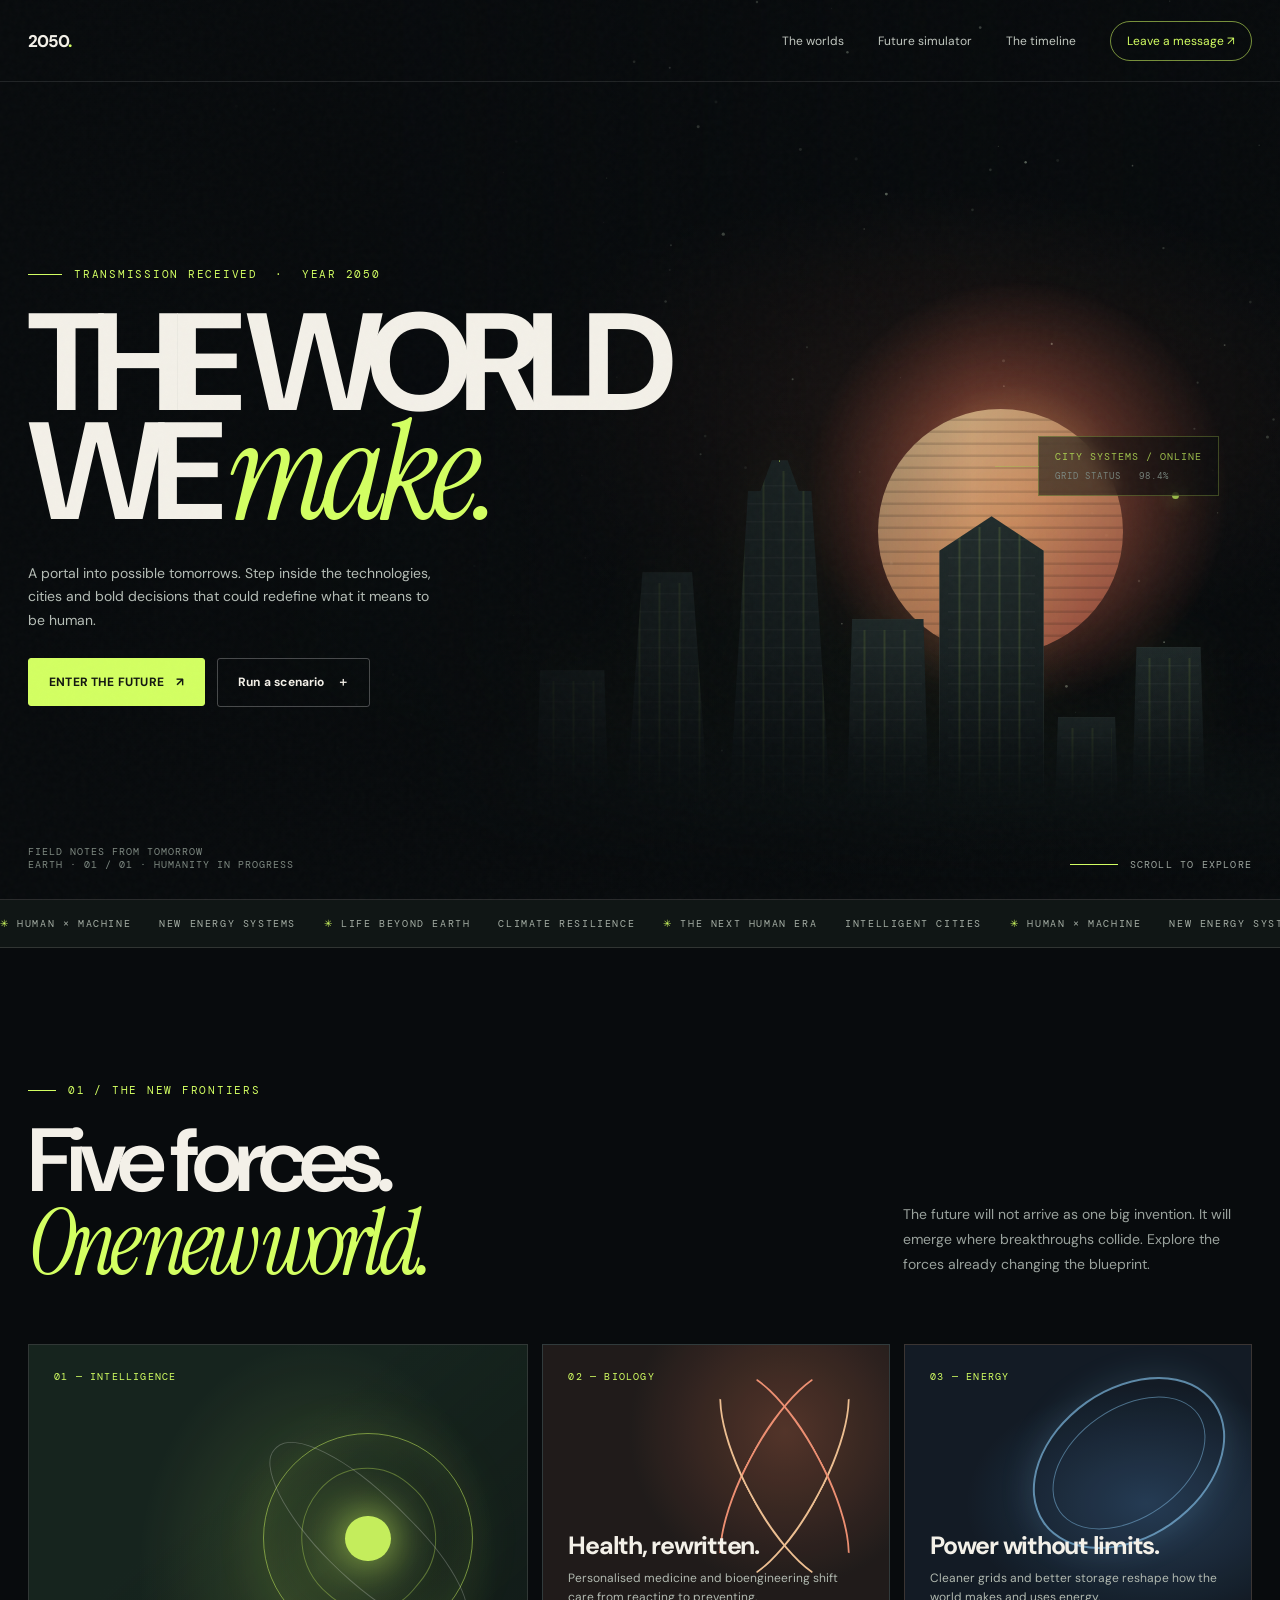
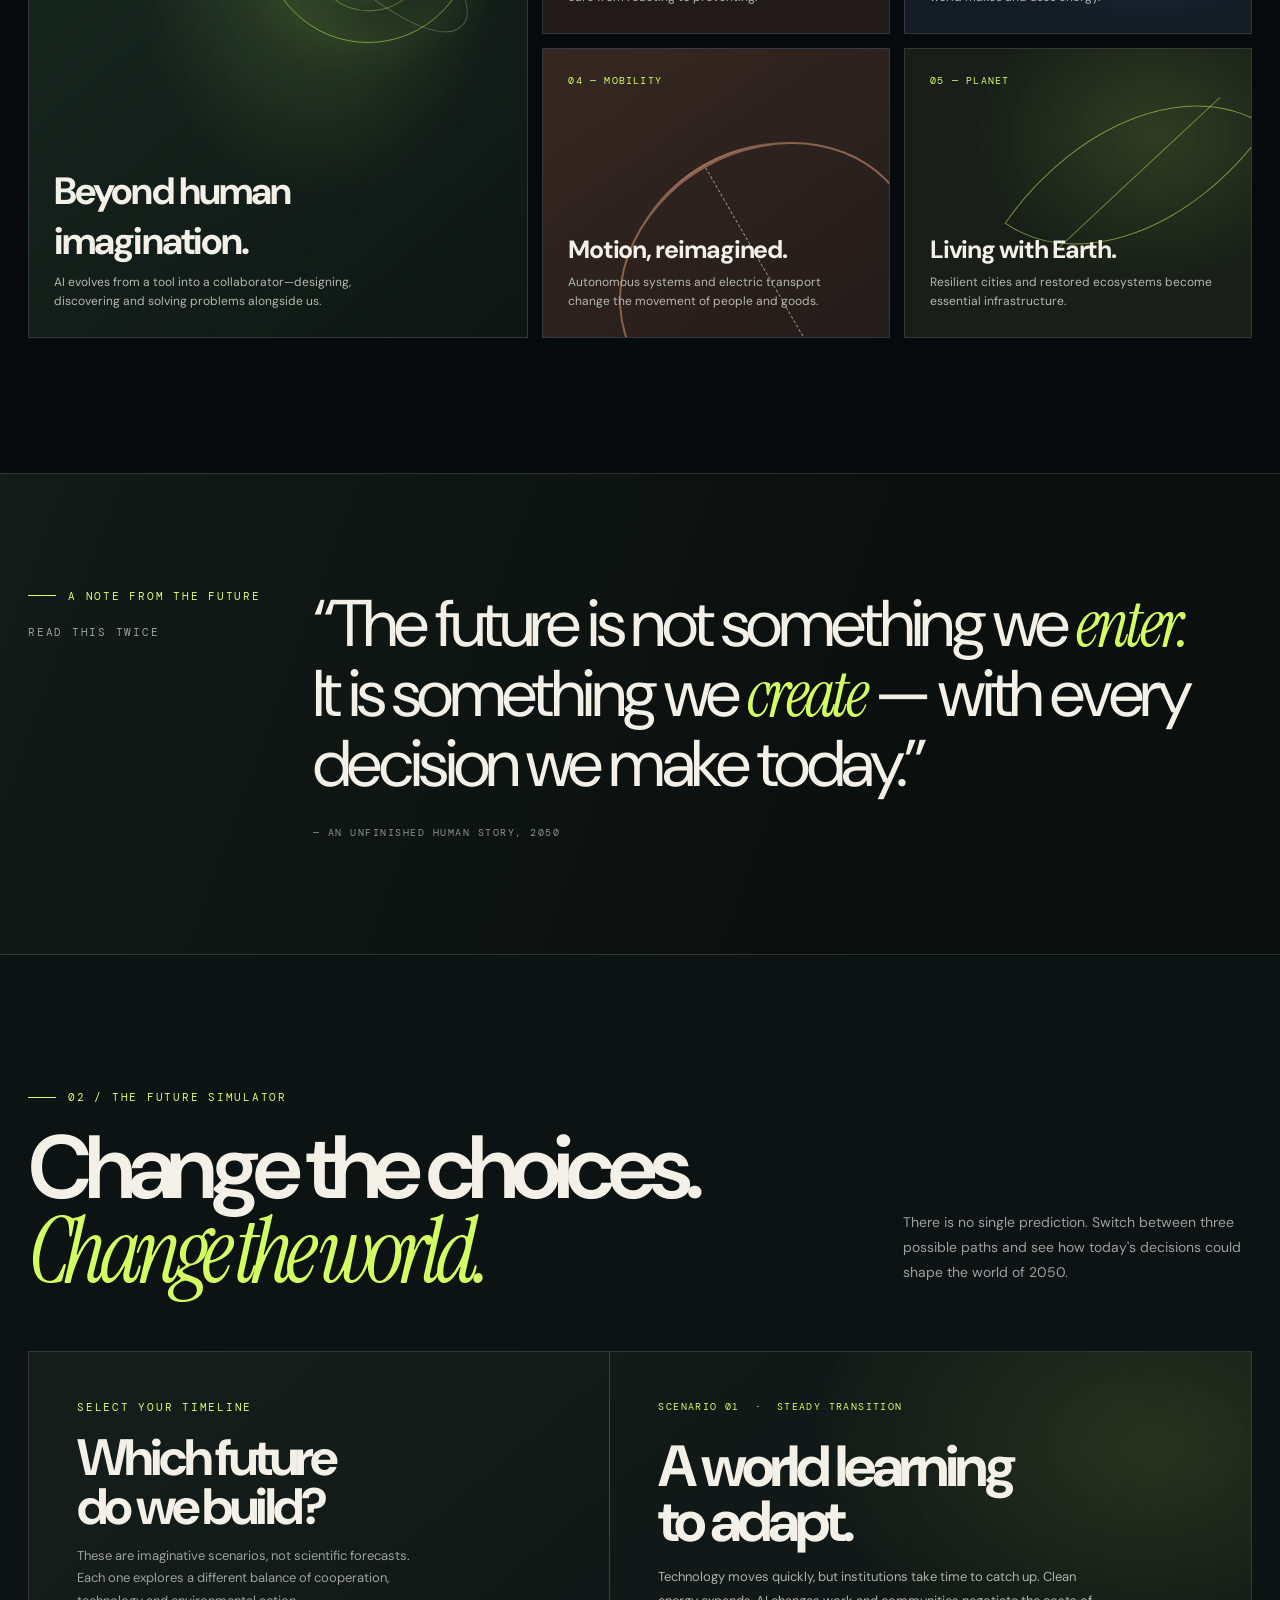
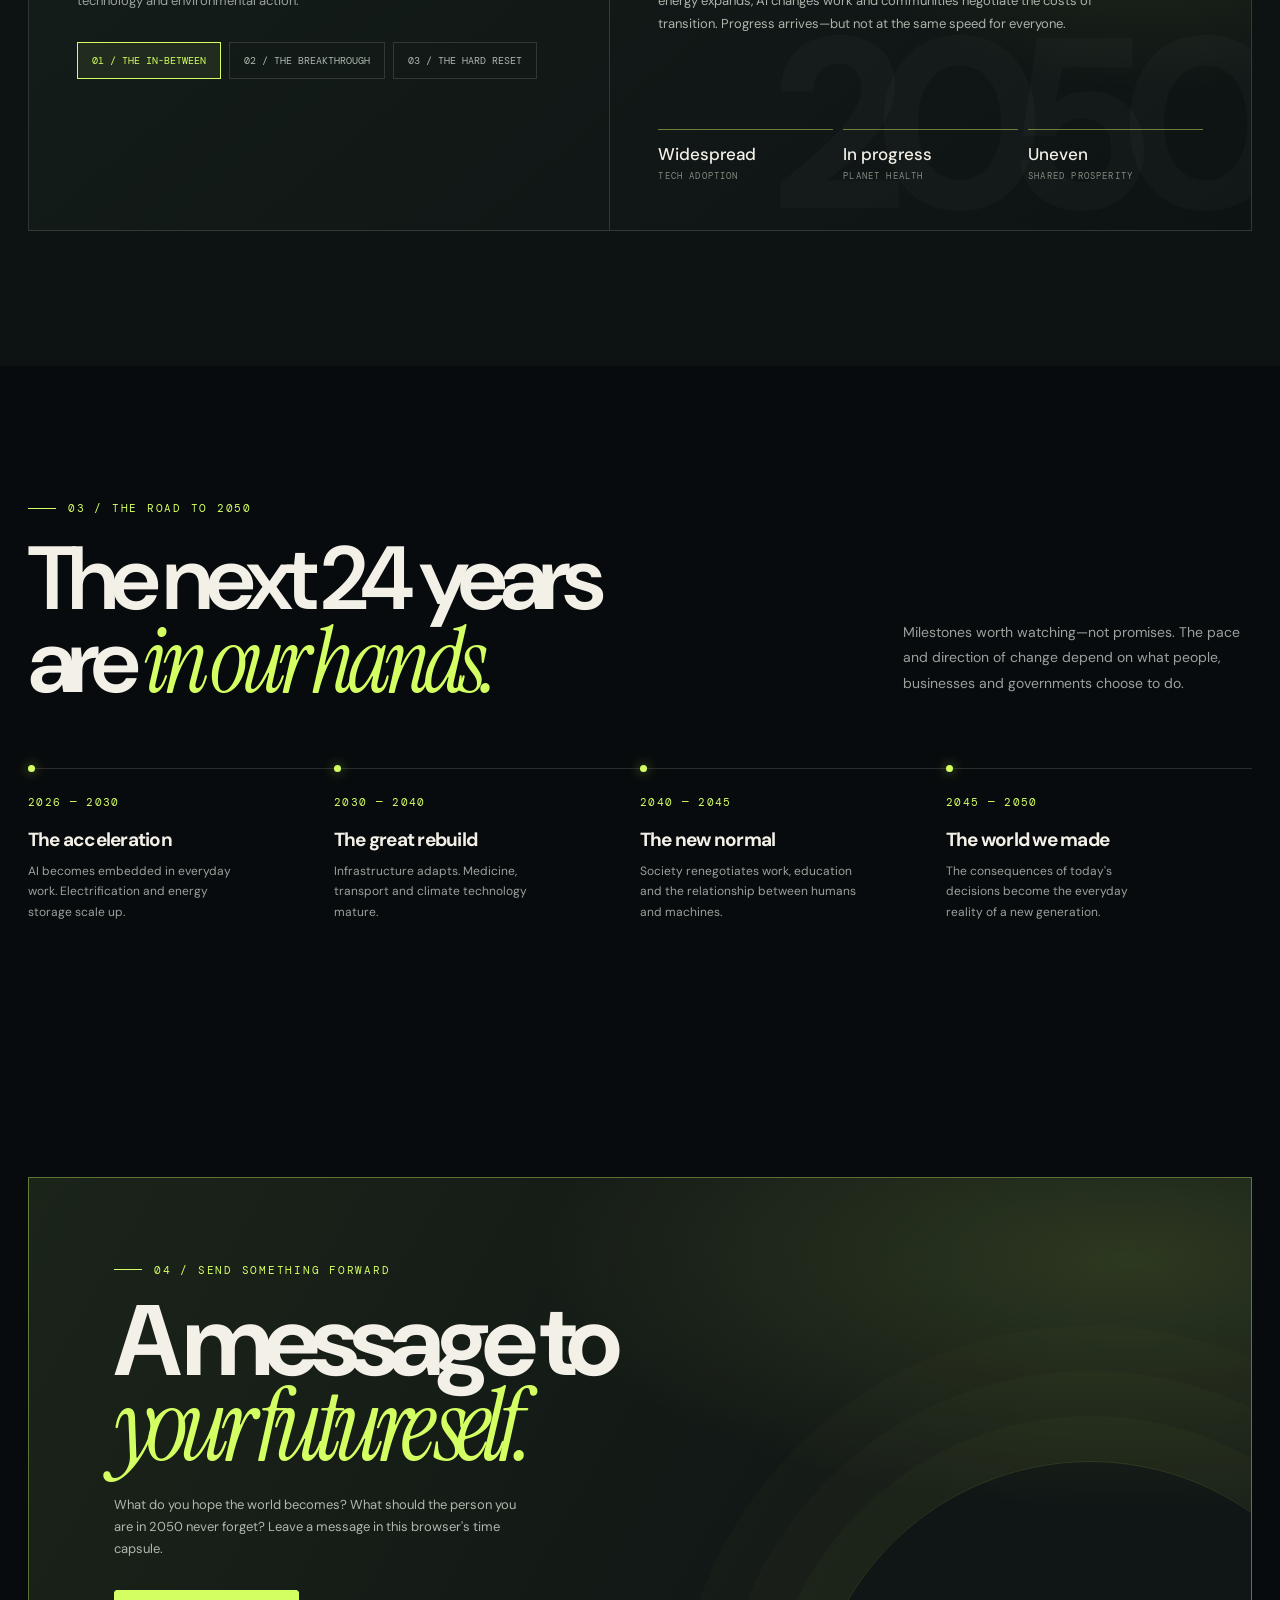
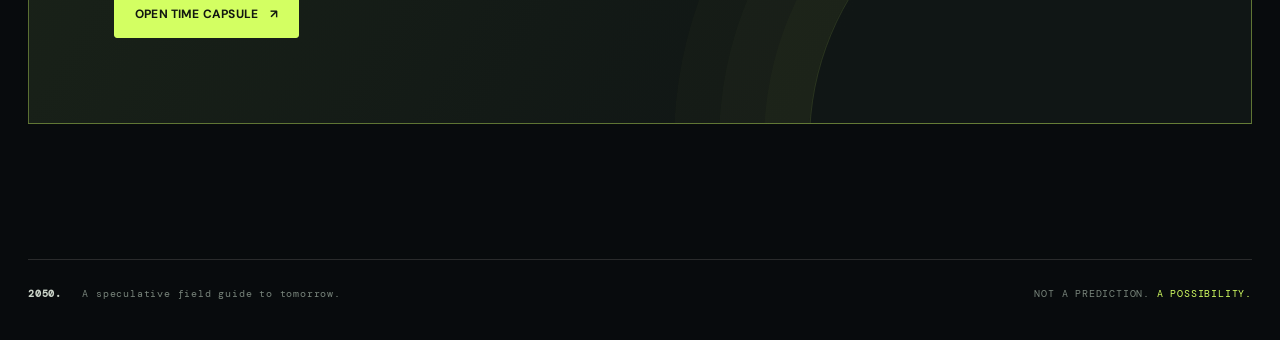
<file: future-2050/index.html>
<!doctype html>
<html lang="en">
<head>
<meta charset="utf-8">
<meta name="viewport" content="width=device-width,initial-scale=1">
<meta name="theme-color" content="#080b0d">
<meta name="description" content="A cinematic field guide to possible futures in 2050. Explore the choices shaping tomorrow.">
<title>2050 — The World We Make</title>
<link rel="preconnect" href="https://fonts.googleapis.com">
<link rel="preconnect" href="https://fonts.gstatic.com" crossorigin>
<link href="https://fonts.googleapis.com/css2?family=DM+Mono:wght@400;500&family=DM+Sans:wght@400;500;600;700;800&family=Instrument+Serif:ital@0;1&display=swap" rel="stylesheet">
<style>
:root{--bg:#080b0d;--panel:#111719;--ink:#f3f0e8;--muted:#9aa29d;--acid:#d3ff62;--orange:#ff885c;--line:rgba(243,240,232,.14);--mono:'DM Mono',monospace;--sans:'DM Sans',sans-serif;--serif:'Instrument Serif',serif;--page:min(1240px,calc(100% - 56px))}
*{box-sizing:border-box}html{scroll-behavior:smooth;scroll-padding-top:90px}body{margin:0;background:var(--bg);color:var(--ink);font-family:var(--sans);overflow-x:hidden}a{color:inherit;text-decoration:none}button{font:inherit}::selection{background:var(--acid);color:#101410}.noise{position:fixed;inset:0;z-index:20;pointer-events:none;opacity:.045;background-image:url("data:image/svg+xml,%3Csvg viewBox='0 0 180 180' xmlns='http://www.w3.org/2000/svg'%3E%3Cfilter id='n'%3E%3CfeTurbulence type='fractalNoise' baseFrequency='.9' numOctaves='3' stitchTiles='stitch'/%3E%3C/filter%3E%3Crect width='100%25' height='100%25' filter='url(%23n)' opacity='.5'/%3E%3C/svg%3E")}.container{width:var(--page);margin:auto}.mono{font:11px var(--mono);letter-spacing:.16em;text-transform:uppercase}.muted{color:var(--muted)}.accent{color:var(--acid)}
.topbar{height:82px;position:absolute;top:0;left:0;right:0;z-index:10;border-bottom:1px solid rgba(255,255,255,.1)}.nav{height:100%;display:flex;align-items:center;justify-content:space-between}.wordmark{font-weight:800;letter-spacing:-.06em;font-size:17px}.wordmark span{color:var(--acid)}.navlinks{display:flex;gap:34px;align-items:center}.navlinks a{font-size:12px;color:#c1c7c0;transition:color .2s}.navlinks a:hover{color:var(--acid)}.nav-cta{border:1px solid rgba(211,255,98,.55);padding:11px 16px;border-radius:100px;color:var(--acid)!important}.menu-btn{display:none;background:none;border:0;color:var(--ink);font-size:22px}
.hero{position:relative;min-height:840px;height:100svh;max-height:1020px;display:flex;align-items:center;overflow:hidden;border-bottom:1px solid var(--line);background:radial-gradient(ellipse at 73% 47%,rgba(255,136,92,.13),transparent 35%),radial-gradient(ellipse at 12% 90%,rgba(211,255,98,.055),transparent 37%),#080b0d}.hero:after{content:"";position:absolute;inset:0;background:linear-gradient(90deg,#080b0d 0%,rgba(8,11,13,.92) 34%,rgba(8,11,13,.17) 76%,rgba(8,11,13,.34) 100%),linear-gradient(0deg,#080b0d 0%,transparent 28%);z-index:1;pointer-events:none}.stars{position:absolute;inset:0;width:100%;height:100%;opacity:.65}.hero-inner{position:relative;z-index:3;padding-top:75px;pointer-events:none}.eyebrow{display:flex;align-items:center;gap:12px;color:var(--acid);margin-bottom:28px}.eyebrow:before{content:"";width:34px;height:1px;background:var(--acid)}.hero h1{font-size:clamp(74px,10.8vw,158px);line-height:.79;letter-spacing:-.095em;font-weight:700;margin:0;max-width:800px}.hero h1 .serif{font-family:var(--serif);font-weight:400;font-style:italic;letter-spacing:-.06em;color:var(--acid)}.hero-copy{max-width:420px;color:#b5bdb6;line-height:1.7;font-size:14px;margin:34px 0 25px}.hero-actions{display:flex;gap:12px;align-items:center;pointer-events:auto}.btn{display:inline-flex;align-items:center;justify-content:center;gap:12px;padding:15px 20px;border-radius:3px;background:var(--acid);color:#121710;font-weight:700;font-size:12px;letter-spacing:.015em;border:1px solid var(--acid);transition:transform .25s,background .25s}.btn:hover{transform:translateY(-3px);background:#e2ff98}.btn.secondary{background:transparent;color:var(--ink);border-color:rgba(255,255,255,.26)}.btn.secondary:hover{border-color:var(--acid);color:var(--acid)}.hero-bottom{position:absolute;z-index:4;left:0;right:0;bottom:28px;display:flex;justify-content:space-between;align-items:end}.hero-bottom .note{font:10px var(--mono);letter-spacing:.1em;color:#7d8880}.scroll-cue{display:flex;gap:12px;align-items:center;color:#9ca59e;font:10px var(--mono);letter-spacing:.12em}.scroll-cue i{display:block;width:48px;height:1px;background:var(--acid)}
.city-wrap{position:absolute;right:-2%;bottom:0;width:68%;height:88%;z-index:0;transform:translate3d(var(--px,0),var(--py,0),0);transition:transform .35s ease-out}.city-glow{position:absolute;right:9%;bottom:25%;width:48%;aspect-ratio:1;border-radius:50%;background:radial-gradient(circle,rgba(255,174,109,.83) 0%,rgba(255,119,91,.32) 37%,rgba(255,119,91,0) 72%);filter:blur(2px);animation:sunPulse 8s ease-in-out infinite}.sun{position:absolute;right:21%;bottom:31%;width:245px;max-width:28vw;aspect-ratio:1;border-radius:50%;background:linear-gradient(145deg,#ffe7af 0%,#ffae78 50%,#c95c4b 100%);box-shadow:0 0 100px rgba(255,135,91,.25);opacity:.88;overflow:hidden}.sun:after{content:"";position:absolute;inset:0;background:repeating-linear-gradient(to bottom,transparent 0 9px,rgba(8,11,13,.14) 10px 12px);mix-blend-mode:multiply}.city{position:absolute;bottom:0;left:0;right:0;height:59%;display:flex;align-items:end;gap:8px;justify-content:center;filter:drop-shadow(0 -10px 26px rgba(211,255,98,.06))}.tower{position:relative;background:linear-gradient(180deg,#273332,#101719 82%);border:1px solid rgba(191,221,187,.17);border-bottom:0;clip-path:polygon(9% 0,91% 0,100% 100%,0 100%)}.tower:after{content:"";position:absolute;inset:10px 8px 0;background:repeating-linear-gradient(90deg,transparent 0 10px,rgba(211,255,98,.28) 11px 12px,transparent 13px 20px),repeating-linear-gradient(0deg,transparent 0 16px,rgba(255,255,255,.10) 17px 18px);opacity:.56}.t1{height:49%;width:9%}.t2{height:70%;width:11%;clip-path:polygon(24% 0,76% 0,100% 100%,0 100%)}.t3{height:94%;width:13%;clip-path:polygon(43% 0,57% 0,67% 7%,78% 7%,100% 100%,0 100%,22% 7%,33% 7%)}.t3:before{content:"";position:absolute;top:-26px;left:49%;height:27px;border-left:1px solid var(--acid)}.t4{height:60%;width:10%}.t5{height:82%;width:12%;clip-path:polygon(0 9%,50% 0,100% 9%,100% 100%,0 100%)}.t6{height:39%;width:8%}.t7{height:54%;width:9%}.ground{position:absolute;bottom:0;height:22%;left:0;right:0;background:linear-gradient(0deg,#060909 0%,#111b1a 53%,transparent);z-index:2}.holo{position:absolute;z-index:3;right:10%;bottom:51%;padding:13px 16px;border:1px solid rgba(211,255,98,.35);background:rgba(8,14,13,.55);backdrop-filter:blur(10px);font:10px var(--mono);letter-spacing:.1em;color:var(--acid);animation:float 5s ease-in-out infinite}.holo small{display:block;color:#9baaa0;font-size:9px;margin-top:7px}.holo:before{content:"";position:absolute;left:-44px;top:50%;width:44px;border-top:1px solid rgba(211,255,98,.4)}.holo-dot{position:absolute;right:calc(10% + 40px);bottom:calc(51% - 3px);width:7px;height:7px;background:var(--acid);border-radius:50%;box-shadow:0 0 18px var(--acid)}
.ticker{border-bottom:1px solid var(--line);overflow:hidden;background:#101615}.ticker-track{display:flex;width:max-content;animation:ticker 35s linear infinite;padding:17px 0;gap:28px}.ticker span{font:10px var(--mono);letter-spacing:.16em;color:#a4ada4;text-transform:uppercase;white-space:nowrap}.ticker b{color:var(--acid);font-weight:400}
.section{padding:135px 0;position:relative}.section-kicker{color:var(--acid);display:flex;align-items:center;gap:12px;margin-bottom:22px}.section-kicker:before{content:"";height:1px;width:28px;background:var(--acid)}.section-heading{font-size:clamp(47px,7vw,92px);line-height:.93;letter-spacing:-.08em;margin:0;font-weight:600}.section-heading em{font-family:var(--serif);font-weight:400;color:var(--acid)}.intro-row{display:grid;grid-template-columns:1.4fr .6fr;gap:60px;align-items:end;margin-bottom:58px}.intro-row p{max-width:340px;color:var(--muted);font-size:14px;line-height:1.8;margin:0 0 8px}.world-grid{display:grid;grid-template-columns:1.18fr .82fr .82fr;grid-template-rows:290px 290px;gap:14px}.world-card{position:relative;overflow:hidden;background:#141c1a;border:1px solid rgba(255,255,255,.12);padding:25px;display:flex;flex-direction:column;justify-content:space-between;isolation:isolate;transition:border-color .3s,transform .3s}.world-card:hover{border-color:rgba(211,255,98,.6);transform:translateY(-4px)}.world-card:first-child{grid-row:span 2}.world-card:nth-child(2){background:#152021}.world-card:nth-child(3){background:#201917}.world-card:nth-child(4){background:#171d27}.world-card:nth-child(5){background:#191d18}.world-card .art{position:absolute;inset:0;z-index:-1;opacity:.92;transition:transform .7s}.world-card:hover .art{transform:scale(1.06)}.world-card h3{font-size:25px;letter-spacing:-.05em;margin:0 0 7px}.world-card p{font-size:12px;line-height:1.6;color:#b1b9b0;max-width:300px;margin:0}.world-card .num{font:10px var(--mono);letter-spacing:.12em;color:var(--acid)}.world-card:first-child .world-copy{max-width:340px}.world-card:first-child h3{font-size:38px}.art-ai{background:radial-gradient(ellipse at 58% 38%,rgba(203,255,105,.18),transparent 44%),linear-gradient(140deg,transparent 30%,rgba(7,12,11,.6)),#17251f}.orb{position:absolute;width:210px;aspect-ratio:1;border-radius:50%;right:11%;top:15%;border:1px solid rgba(211,255,98,.55);box-shadow:inset 0 0 35px rgba(211,255,98,.1),0 0 55px rgba(211,255,98,.09)}.orb:before,.orb:after{content:"";position:absolute;inset:17%;border:1px solid rgba(211,255,98,.36);border-radius:48% 52% 44% 56%;transform:rotate(40deg)}.orb:after{inset:-12% 29%;transform:rotate(-45deg);border-color:rgba(255,255,255,.25)}.orb-core{position:absolute;inset:39%;border-radius:50%;background:var(--acid);box-shadow:0 0 44px var(--acid)}.art-health{background:radial-gradient(circle at 70% 30%,rgba(255,136,92,.25),transparent 50%),#211b1a}.helix{position:absolute;right:10%;top:5%;height:230px;width:140px}.helix:before,.helix:after{content:"";position:absolute;left:30px;top:0;height:100%;width:75px;border:2px solid transparent;border-left-color:#ff9979;border-right-color:#ffcc9b;border-radius:50%;transform:rotate(28deg)}.helix:after{transform:rotate(-28deg);border-left-color:#ffcc9b;border-right-color:#ff9979}.art-energy{background:radial-gradient(ellipse at 70% 55%,rgba(105,177,255,.23),transparent 53%),#121c27}.energy-ring{position:absolute;right:5%;top:15%;width:210px;height:150px;border:2px solid rgba(143,211,255,.65);border-radius:50%;transform:rotate(-35deg);box-shadow:0 0 35px rgba(143,211,255,.16)}.energy-ring:after{content:"";position:absolute;inset:18px;border:1px solid rgba(143,211,255,.48);border-radius:50%}.art-mobility{background:linear-gradient(145deg,rgba(255,136,92,.1),transparent),#241d1a}.road{position:absolute;bottom:-25%;right:-10%;width:90%;height:90%;border:2px solid rgba(255,178,143,.48);border-radius:50%;transform:rotate(-30deg);box-shadow:0 -18px 0 -16px rgba(255,178,143,.4),0 -36px 0 -34px rgba(255,178,143,.3)}.road:after{content:"";position:absolute;left:50%;top:0;height:100%;border-left:1px dashed rgba(255,220,192,.6)}.art-nature{background:radial-gradient(ellipse at 72% 30%,rgba(211,255,98,.14),transparent 50%),#192019}.leaf{position:absolute;right:10%;top:4%;width:160px;height:230px;border:1px solid rgba(211,255,98,.55);border-radius:100% 0 100% 0;transform:rotate(35deg)}.leaf:before{content:"";position:absolute;left:50%;top:0;height:100%;border-left:1px solid rgba(211,255,98,.45);transform:rotate(12deg)}
.manifesto{padding:115px 0;border-top:1px solid var(--line);border-bottom:1px solid var(--line);background:linear-gradient(110deg,#131a17,#0b100f 65%)}.manifesto-inner{display:grid;grid-template-columns:.4fr 1.6fr;gap:50px}.manifesto blockquote{font-size:clamp(33px,5.3vw,66px);line-height:1.06;letter-spacing:-.055em;margin:0;max-width:900px}.manifesto blockquote span{font-family:var(--serif);font-style:italic;color:var(--acid)}.manifesto .byline{margin-top:28px;color:#89948b;font:10px var(--mono);letter-spacing:.15em}
.lab{background:#0d1212}.lab-frame{border:1px solid var(--line);background:linear-gradient(140deg,#151e1b,#0d1313);display:grid;grid-template-columns:.95fr 1.05fr;min-height:480px}.lab-controls{padding:48px}.lab-controls h3{font-size:clamp(33px,4vw,52px);letter-spacing:-.07em;line-height:.95;margin:20px 0 14px}.lab-controls>p{color:var(--muted);font-size:13px;line-height:1.7;max-width:360px}.scenario-list{display:flex;gap:8px;flex-wrap:wrap;margin-top:30px}.scenario-btn{padding:11px 14px;border:1px solid var(--line);background:transparent;color:#adb7ae;font:10px var(--mono);text-transform:uppercase;cursor:pointer;transition:.2s}.scenario-btn[aria-pressed="true"],.scenario-btn:hover{border-color:var(--acid);color:var(--acid);background:rgba(211,255,98,.07)}.lab-result{position:relative;padding:48px;display:flex;flex-direction:column;justify-content:space-between;border-left:1px solid var(--line);overflow:hidden;background:radial-gradient(ellipse at 85% 20%,rgba(211,255,98,.12),transparent 45%)}.lab-result:after{content:"2050";position:absolute;right:-10px;bottom:-53px;font-size:clamp(130px,19vw,260px);font-weight:800;letter-spacing:-.12em;color:rgba(255,255,255,.025);pointer-events:none}.result-top{position:relative;z-index:1}.result-tag{color:var(--acid);font:10px var(--mono);letter-spacing:.14em}.result-title{font-size:clamp(37px,5vw,58px);line-height:.95;letter-spacing:-.07em;margin:26px 0 16px;max-width:500px}.result-copy{color:#aab4ab;line-height:1.8;font-size:13px;max-width:460px}.indicators{display:grid;grid-template-columns:repeat(3,1fr);gap:10px;position:relative;z-index:1;margin-top:35px}.indicator{border-top:1px solid rgba(211,255,98,.45);padding-top:13px}.indicator strong{display:block;font-size:17px;font-weight:500}.indicator small{display:block;color:#7f8c82;font:9px var(--mono);letter-spacing:.13em;margin-top:5px}
.timeline{display:grid;grid-template-columns:repeat(4,1fr);gap:0;margin-top:64px}.time-item{position:relative;padding:26px 26px 0 0;border-top:1px solid var(--line)}.time-item:before{content:"";position:absolute;top:-4px;left:0;width:7px;height:7px;border-radius:50%;background:var(--acid);box-shadow:0 0 12px rgba(211,255,98,.55)}.time-item .year{color:var(--acid);font:11px var(--mono);letter-spacing:.12em}.time-item h3{font-size:19px;letter-spacing:-.04em;margin:18px 0 9px}.time-item p{color:var(--muted);font-size:12px;line-height:1.7;max-width:220px;margin:0}
.capsule{padding:120px 0 135px}.capsule-box{position:relative;overflow:hidden;border:1px solid rgba(211,255,98,.38);padding:clamp(35px,7vw,85px);background:radial-gradient(ellipse at 90% 15%,rgba(211,255,98,.15),transparent 38%),linear-gradient(120deg,#1b2419,#101615 70%)}.capsule-box:after{content:"";position:absolute;right:-120px;bottom:-300px;width:560px;height:560px;border:1px solid rgba(211,255,98,.13);border-radius:50%;box-shadow:0 0 0 45px rgba(211,255,98,.025),0 0 0 90px rgba(211,255,98,.02),0 0 0 135px rgba(211,255,98,.015)}.capsule-box h2{font-size:clamp(48px,8vw,100px);line-height:.85;letter-spacing:-.09em;margin:22px 0 25px;position:relative;z-index:1}.capsule-box h2 em{font-family:var(--serif);font-weight:400;color:var(--acid)}.capsule-box p{color:#aeb8ac;max-width:420px;font-size:13px;line-height:1.7;position:relative;z-index:1}.capsule-box .btn{position:relative;z-index:1;margin-top:17px}.footer{padding:27px 0 40px;border-top:1px solid var(--line);display:flex;justify-content:space-between;color:#78847b;font:10px var(--mono);letter-spacing:.08em}.footer b{color:#c9d2c7}.footer span{color:var(--acid)}
.modal{position:fixed;inset:0;z-index:40;background:rgba(2,5,5,.84);backdrop-filter:blur(14px);display:none;place-items:center;padding:20px}.modal.open{display:grid}.dialog{width:min(560px,100%);padding:34px;background:#121a17;border:1px solid rgba(211,255,98,.35);box-shadow:0 30px 100px #0009;animation:rise .3s ease-out}.dialog-head{display:flex;justify-content:space-between;align-items:center}.dialog h3{font-size:38px;letter-spacing:-.07em;margin:27px 0 9px}.dialog p{font-size:12px;color:var(--muted);line-height:1.6}.close{border:1px solid var(--line);background:transparent;color:var(--ink);width:35px;height:35px;cursor:pointer;font-size:18px}.dialog textarea{width:100%;min-height:130px;resize:vertical;background:#080d0c;color:var(--ink);border:1px solid var(--line);padding:15px;font:13px var(--sans);outline:none;margin:15px 0}.dialog textarea:focus{border-color:var(--acid)}.dialog-bottom{display:flex;justify-content:space-between;align-items:center;gap:12px}.status{color:var(--acid);font:10px var(--mono);letter-spacing:.08em}.reveal{opacity:0;transform:translateY(28px);transition:opacity .75s ease,transform .75s ease}.reveal.visible{opacity:1;transform:none}
@keyframes ticker{to{transform:translateX(-50%)}}@keyframes float{0%,100%{transform:translateY(0)}50%{transform:translateY(-12px)}}@keyframes sunPulse{0%,100%{opacity:.7;transform:scale(.96)}50%{opacity:1;transform:scale(1.05)}}@keyframes rise{from{opacity:0;transform:translateY(18px)}to{opacity:1;transform:none}}
@media(max-width:900px){.hero{min-height:780px}.city-wrap{width:90%;right:-17%;opacity:.78}.hero:after{background:linear-gradient(90deg,#080b0d 0%,rgba(8,11,13,.82) 45%,rgba(8,11,13,.2) 100%),linear-gradient(0deg,#080b0d 0%,transparent 28%)}.world-grid{grid-template-columns:1fr 1fr;grid-template-rows:280px 240px 240px}.world-card:first-child{grid-row:span 2}.intro-row{grid-template-columns:1fr .7fr;gap:25px}.lab-frame{grid-template-columns:1fr}.lab-result{border-left:0;border-top:1px solid var(--line);min-height:390px}.manifesto-inner{grid-template-columns:1fr;gap:28px}}
@media(max-width:620px){:root{--page:calc(100% - 36px)}.topbar{height:68px}.navlinks{display:none;position:absolute;top:68px;left:0;right:0;padding:22px;background:#0e1412;border-bottom:1px solid var(--line);flex-direction:column;align-items:flex-start;gap:20px}.navlinks.open{display:flex}.menu-btn{display:block}.hero{min-height:850px;height:100svh;max-height:940px;align-items:flex-start;padding-top:145px}.hero-inner{padding-top:0}.hero h1{font-size:clamp(68px,17vw,104px)}.hero-copy{font-size:13px;max-width:330px;margin:25px 0 20px}.hero-actions{flex-wrap:wrap}.btn{padding:14px 15px}.city-wrap{width:125%;height:52%;right:-38%;bottom:0;opacity:.66}.sun{width:180px;right:21%;bottom:29%}.holo{right:7%;bottom:53%;font-size:8px}.hero-bottom{bottom:18px}.hero-bottom .note{font-size:8px;max-width:160px;line-height:1.8}.scroll-cue{font-size:8px}.scroll-cue i{width:25px}.section{padding:92px 0}.intro-row{grid-template-columns:1fr;gap:18px;margin-bottom:34px}.section-heading{font-size:clamp(48px,13vw,70px)}.world-grid{display:flex;flex-direction:column}.world-card{min-height:235px}.world-card:first-child{min-height:340px}.world-card:first-child h3{font-size:32px}.orb{width:175px;right:8%;top:13%}.helix{height:190px}.energy-ring{width:180px;height:130px}.manifesto{padding:85px 0}.manifesto-inner{gap:24px}.manifesto blockquote{font-size:clamp(35px,9vw,52px)}.lab-controls,.lab-result{padding:28px 23px}.lab-result{min-height:420px}.result-title{font-size:42px}.indicators{gap:6px}.indicator strong{font-size:14px}.indicator small{font-size:8px}.timeline{grid-template-columns:1fr 1fr;row-gap:35px;margin-top:42px}.time-item{padding-right:13px}.time-item h3{font-size:17px}.capsule{padding:85px 0}.capsule-box{padding:34px 24px}.capsule-box h2{font-size:clamp(51px,13vw,75px)}.footer{display:block;line-height:2.1}.footer div+div{margin-top:8px}.dialog{padding:24px}}
@media(prefers-reduced-motion:reduce){*,*:before,*:after{scroll-behavior:auto!important;animation-duration:.01ms!important;animation-iteration-count:1!important;transition-duration:.01ms!important}.reveal{opacity:1;transform:none}}
</style>
</head>
<body>
<div class="noise"></div>
<header class="topbar"><nav class="nav container"><a class="wordmark" href="#top">2050<span>.</span></a><div class="navlinks" id="navlinks"><a href="#worlds">The worlds</a><a href="#lab">Future simulator</a><a href="#timeline">The timeline</a><a class="nav-cta" href="#capsule">Leave a message ↗</a></div><button class="menu-btn" id="menuBtn" aria-label="Open menu">☰</button></nav></header>
<main id="top">
<section class="hero">
<canvas class="stars" id="stars" aria-hidden="true"></canvas>
<div class="city-wrap" id="cityWrap" aria-hidden="true"><div class="city-glow"></div><div class="sun"></div><div class="city"><div class="tower t1"></div><div class="tower t2"></div><div class="tower t3"></div><div class="tower t4"></div><div class="tower t5"></div><div class="tower t6"></div><div class="tower t7"></div></div><div class="ground"></div><div class="holo">CITY SYSTEMS / ONLINE<small>GRID STATUS &nbsp; 98.4%</small></div><div class="holo-dot"></div></div>
<div class="hero-inner container"><div class="eyebrow mono">TRANSMISSION RECEIVED &nbsp;·&nbsp; YEAR 2050</div><h1>THE WORLD<br>WE <span class="serif">make.</span></h1><p class="hero-copy">A portal into possible tomorrows. Step inside the technologies, cities and bold decisions that could redefine what it means to be human.</p><div class="hero-actions"><a class="btn" href="#worlds">ENTER THE FUTURE <span>↗</span></a><a class="btn secondary" href="#lab">Run a scenario <span>＋</span></a></div></div>
<div class="hero-bottom container"><div class="note">FIELD NOTES FROM TOMORROW<br>EARTH · 01 / 01 · HUMANITY IN PROGRESS</div><div class="scroll-cue"><i></i> SCROLL TO EXPLORE</div></div>
</section>
<div class="ticker" aria-hidden="true"><div class="ticker-track"><span><b>✳</b> HUMAN × MACHINE</span><span>NEW ENERGY SYSTEMS</span><span><b>✳</b> LIFE BEYOND EARTH</span><span>CLIMATE RESILIENCE</span><span><b>✳</b> THE NEXT HUMAN ERA</span><span>INTELLIGENT CITIES</span><span><b>✳</b> HUMAN × MACHINE</span><span>NEW ENERGY SYSTEMS</span><span><b>✳</b> LIFE BEYOND EARTH</span><span>CLIMATE RESILIENCE</span><span><b>✳</b> THE NEXT HUMAN ERA</span><span>INTELLIGENT CITIES</span></div></div>
<section class="section container" id="worlds"><div class="intro-row reveal"><div><div class="section-kicker mono">01 / THE NEW FRONTIERS</div><h2 class="section-heading">Five forces.<br><em>One new world.</em></h2></div><p>The future will not arrive as one big invention. It will emerge where breakthroughs collide. Explore the forces already changing the blueprint.</p></div>
<div class="world-grid">
<article class="world-card reveal"><div class="art art-ai"><div class="orb"><div class="orb-core"></div></div></div><div class="num">01 — INTELLIGENCE</div><div class="world-copy"><h3>Beyond human<br>imagination.</h3><p>AI evolves from a tool into a collaborator—designing, discovering and solving problems alongside us.</p></div></article>
<article class="world-card reveal"><div class="art art-health"><div class="helix"></div></div><div class="num">02 — BIOLOGY</div><div class="world-copy"><h3>Health, rewritten.</h3><p>Personalised medicine and bioengineering shift care from reacting to preventing.</p></div></article>
<article class="world-card reveal"><div class="art art-energy"><div class="energy-ring"></div></div><div class="num">03 — ENERGY</div><div class="world-copy"><h3>Power without limits.</h3><p>Cleaner grids and better storage reshape how the world makes and uses energy.</p></div></article>
<article class="world-card reveal"><div class="art art-mobility"><div class="road"></div></div><div class="num">04 — MOBILITY</div><div class="world-copy"><h3>Motion, reimagined.</h3><p>Autonomous systems and electric transport change the movement of people and goods.</p></div></article>
<article class="world-card reveal"><div class="art art-nature"><div class="leaf"></div></div><div class="num">05 — PLANET</div><div class="world-copy"><h3>Living with Earth.</h3><p>Resilient cities and restored ecosystems become essential infrastructure.</p></div></article>
</div></section>
<section class="manifesto"><div class="manifesto-inner container reveal"><div><div class="section-kicker mono">A NOTE FROM THE FUTURE</div><div class="mono muted">READ THIS TWICE</div></div><div><blockquote>“The future is not something we <span>enter.</span> It is something we <span>create</span> — with every decision we make today.”</blockquote><div class="byline">— AN UNFINISHED HUMAN STORY, 2050</div></div></div></section>
<section class="section lab" id="lab"><div class="container"><div class="intro-row reveal"><div><div class="section-kicker mono">02 / THE FUTURE SIMULATOR</div><h2 class="section-heading">Change the choices.<br><em>Change the world.</em></h2></div><p>There is no single prediction. Switch between three possible paths and see how today's decisions could shape the world of 2050.</p></div>
<div class="lab-frame reveal"><div class="lab-controls"><div class="mono accent">SELECT YOUR TIMELINE</div><h3>Which future<br>do we build?</h3><p>These are imaginative scenarios, not scientific forecasts. Each one explores a different balance of cooperation, technology and environmental action.</p><div class="scenario-list"><button class="scenario-btn" data-s="steady" aria-pressed="true">01 / The in-between</button><button class="scenario-btn" data-s="bright" aria-pressed="false">02 / The breakthrough</button><button class="scenario-btn" data-s="rough" aria-pressed="false">03 / The hard reset</button></div></div>
<div class="lab-result" aria-live="polite"><div class="result-top"><div class="result-tag" id="resultTag">SCENARIO 01 &nbsp;·&nbsp; STEADY TRANSITION</div><h3 class="result-title" id="resultTitle">A world learning<br>to adapt.</h3><p class="result-copy" id="resultCopy">Technology moves quickly, but institutions take time to catch up. Clean energy expands, AI changes work and communities negotiate the costs of transition. Progress arrives—but not at the same speed for everyone.</p></div><div class="indicators"><div class="indicator"><strong id="indTech">Widespread</strong><small>TECH ADOPTION</small></div><div class="indicator"><strong id="indPlanet">In progress</strong><small>PLANET HEALTH</small></div><div class="indicator"><strong id="indPeople">Uneven</strong><small>SHARED PROSPERITY</small></div></div></div></div></div></section>
<section class="section container" id="timeline"><div class="intro-row reveal"><div><div class="section-kicker mono">03 / THE ROAD TO 2050</div><h2 class="section-heading">The next 24 years<br>are <em>in our hands.</em></h2></div><p>Milestones worth watching—not promises. The pace and direction of change depend on what people, businesses and governments choose to do.</p></div><div class="timeline reveal"><article class="time-item"><div class="year">2026 — 2030</div><h3>The acceleration</h3><p>AI becomes embedded in everyday work. Electrification and energy storage scale up.</p></article><article class="time-item"><div class="year">2030 — 2040</div><h3>The great rebuild</h3><p>Infrastructure adapts. Medicine, transport and climate technology mature.</p></article><article class="time-item"><div class="year">2040 — 2045</div><h3>The new normal</h3><p>Society renegotiates work, education and the relationship between humans and machines.</p></article><article class="time-item"><div class="year">2045 — 2050</div><h3>The world we made</h3><p>The consequences of today's decisions become the everyday reality of a new generation.</p></article></div></section>
<section class="capsule container" id="capsule"><div class="capsule-box reveal"><div class="section-kicker mono">04 / SEND SOMETHING FORWARD</div><h2>A message to<br><em>your future self.</em></h2><p>What do you hope the world becomes? What should the person you are in 2050 never forget? Leave a message in this browser's time capsule.</p><button class="btn" id="openCapsule">OPEN TIME CAPSULE <span>↗</span></button></div></section>
</main>
<footer class="footer container"><div><b>2050.</b> &nbsp; A speculative field guide to tomorrow.</div><div>NOT A PREDICTION. <span>A POSSIBILITY.</span></div></footer>
<div class="modal" id="capsuleModal" role="dialog" aria-modal="true" aria-labelledby="capsuleTitle"><div class="dialog"><div class="dialog-head"><div class="mono accent">PRIVATE TRANSMISSION / 2050</div><button class="close" id="closeCapsule" aria-label="Close">×</button></div><h3 id="capsuleTitle">Dear future me.</h3><p>Your note is saved only in this browser on this device. It is not uploaded anywhere.</p><textarea id="capsuleNote" maxlength="1000" placeholder="Dear future me, I hope we remembered to..."></textarea><div class="dialog-bottom"><span class="status" id="capsuleStatus">LOCAL STORAGE ONLY</span><button class="btn" id="saveCapsule">SAVE MESSAGE ↗</button></div></div></div>
<script>
// Atmospheric star field — deliberately lightweight and respects reduced-motion settings.
(()=>{const c=document.getElementById('stars'),ctx=c.getContext('2d');let w,h,stars=[],raf;const reduce=matchMedia('(prefers-reduced-motion: reduce)').matches;function size(){w=c.width=Math.floor(innerWidth*devicePixelRatio);h=c.height=Math.floor(innerHeight*devicePixelRatio);c.style.width=innerWidth+'px';c.style.height=innerHeight+'px';stars=Array.from({length:Math.min(150,Math.floor(innerWidth/8))},()=>({x:Math.random()*w,y:Math.random()*h,r:Math.random()*1.4+.25,a:Math.random()*.65+.15,s:Math.random()*.18+.035}))}function draw(){ctx.clearRect(0,0,w,h);for(const p of stars){ctx.beginPath();ctx.fillStyle='rgba(221,239,211,'+p.a+')';ctx.arc(p.x,p.y,p.r*devicePixelRatio,0,Math.PI*2);ctx.fill();if(!reduce){p.y-=p.s*devicePixelRatio;if(p.y<0)p.y=h}}if(!reduce)raf=requestAnimationFrame(draw)}size();draw();addEventListener('resize',()=>{cancelAnimationFrame(raf);size();draw()});})();
// Subtle parallax on the city illustration.
const city=document.getElementById('cityWrap');if(!matchMedia('(prefers-reduced-motion: reduce)').matches&&innerWidth>700){addEventListener('pointermove',e=>{const x=(e.clientX/innerWidth-.5)*-12,y=(e.clientY/innerHeight-.5)*-8;city.style.setProperty('--px',x+'px');city.style.setProperty('--py',y+'px')},{passive:true})}
// Reveal elements as the reader reaches them.
const observer=new IntersectionObserver(entries=>entries.forEach(e=>{if(e.isIntersecting){e.target.classList.add('visible');observer.unobserve(e.target)}}),{threshold:.12});document.querySelectorAll('.reveal').forEach(el=>observer.observe(el));
// Scenario simulator.
const scenarios={steady:{tag:'SCENARIO 01 · STEADY TRANSITION',title:'A world learning<br>to adapt.',copy:'Technology moves quickly, but institutions take time to catch up. Clean energy expands, AI changes work and communities negotiate the costs of transition. Progress arrives—but not at the same speed for everyone.',tech:'Widespread',planet:'In progress',people:'Uneven'},bright:{tag:'SCENARIO 02 · THE BREAKTHROUGH',title:'A future built<br>to include.',copy:'Global cooperation turns breakthroughs into shared progress. Clean energy becomes abundant, healthcare gets more personal and education opens doors for millions. Innovation is measured by how many lives it improves.',tech:'Transformative',planet:'Recovering',people:'More equal'},rough:{tag:'SCENARIO 03 · THE HARD RESET',title:'A planet that<br>pushes back.',copy:'Climate pressure, conflict and unequal access test communities. Technology still advances, but much of its power is spent adapting to instability. Resilience becomes the defining skill of a generation.',tech:'Uneven',planet:'Under stress',people:'Fragmented'}};document.querySelectorAll('.scenario-btn').forEach(btn=>btn.addEventListener('click',()=>{document.querySelectorAll('.scenario-btn').forEach(b=>b.setAttribute('aria-pressed','false'));btn.setAttribute('aria-pressed','true');const d=scenarios[btn.dataset.s];document.getElementById('resultTag').textContent=d.tag;document.getElementById('resultTitle').innerHTML=d.title;document.getElementById('resultCopy').textContent=d.copy;document.getElementById('indTech').textContent=d.tech;document.getElementById('indPlanet').textContent=d.planet;document.getElementById('indPeople').textContent=d.people}));
// Mobile navigation.
const menuBtn=document.getElementById('menuBtn'),navlinks=document.getElementById('navlinks');menuBtn.addEventListener('click',()=>{navlinks.classList.toggle('open');menuBtn.textContent=navlinks.classList.contains('open')?'×':'☰'});navlinks.querySelectorAll('a').forEach(a=>a.addEventListener('click',()=>{navlinks.classList.remove('open');menuBtn.textContent='☰'}));
// Local-only time capsule.
const modal=document.getElementById('capsuleModal'),note=document.getElementById('capsuleNote'),status=document.getElementById('capsuleStatus');function open(){modal.classList.add('open');note.value=localStorage.getItem('2050-message')||'';setTimeout(()=>note.focus(),80)}function close(){modal.classList.remove('open')}document.getElementById('openCapsule').addEventListener('click',open);document.getElementById('closeCapsule').addEventListener('click',close);modal.addEventListener('click',e=>{if(e.target===modal)close()});addEventListener('keydown',e=>{if(e.key==='Escape')close()});document.getElementById('saveCapsule').addEventListener('click',()=>{if(!note.value.trim()){status.textContent='WRITE A MESSAGE FIRST';return}try{localStorage.setItem('2050-message',note.value.trim());status.textContent='MESSAGE SEALED ON THIS DEVICE'}catch(e){status.textContent='BROWSER STORAGE IS UNAVAILABLE'}});
</script>
</body>
</html>
</file>
